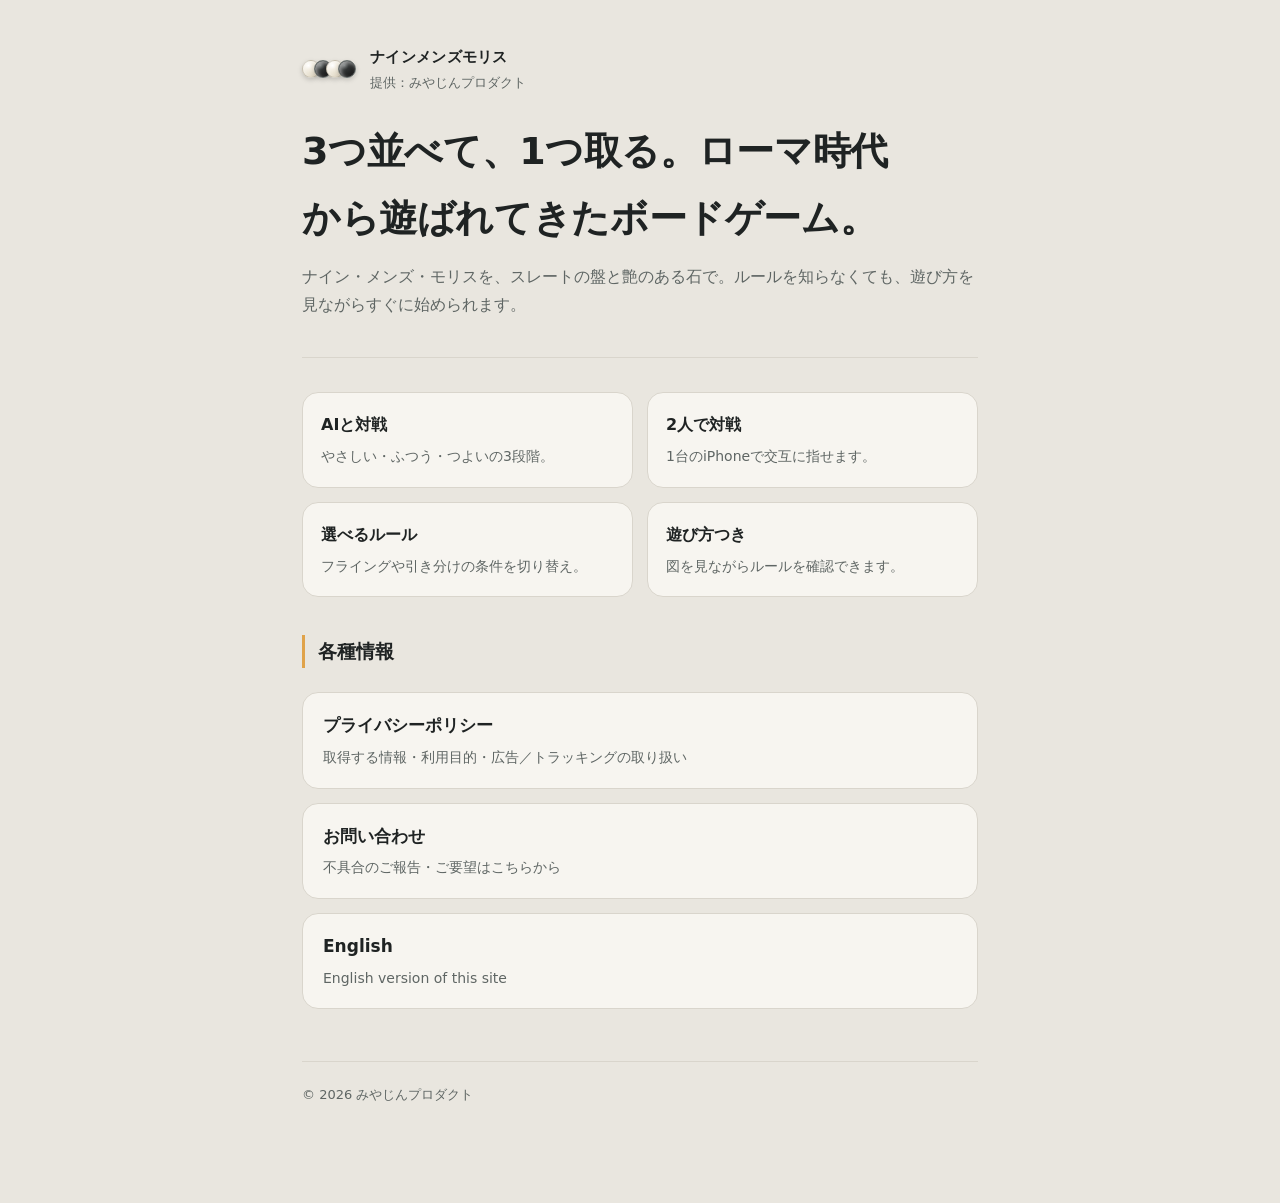
<file: index.html>
<!DOCTYPE html>
<html lang="ja">
<head>
<meta charset="utf-8">
<meta name="viewport" content="width=device-width, initial-scale=1">
<meta name="robots" content="index, follow">
<title>ナインメンズモリス｜石を3つ並べる、ローマ時代からのボードゲーム</title>
<link rel="stylesheet" href="style.css">
</head>
<body>
<div class="wrap">
  <header class="site">
    <div class="brand">
      <div class="stones" aria-hidden="true"><i class="s1"></i><i class="s3"></i><i class="s2"></i><i class="s4"></i></div>
      <div>
        <div class="brand-name">ナインメンズモリス</div>
        <p class="app">提供：みやじんプロダクト</p>
      </div>
    </div>
    <h1>3つ並べて、1つ取る。ローマ時代から遊ばれてきたボードゲーム。</h1>
    <p class="lead">ナイン・メンズ・モリスを、スレートの盤と艶のある石で。ルールを知らなくても、遊び方を見ながらすぐに始められます。</p>
  </header>

  <div class="features">
    <div class="feat"><h3>AIと対戦</h3><p>やさしい・ふつう・つよいの3段階。</p></div>
    <div class="feat"><h3>2人で対戦</h3><p>1台のiPhoneで交互に指せます。</p></div>
    <div class="feat"><h3>選べるルール</h3><p>フライングや引き分けの条件を切り替え。</p></div>
    <div class="feat"><h3>遊び方つき</h3><p>図を見ながらルールを確認できます。</p></div>
  </div>

  <h2>各種情報</h2>
  <nav class="card-links">
    <a href="privacy.html">
      <div class="t">プライバシーポリシー</div>
      <div class="d">取得する情報・利用目的・広告／トラッキングの取り扱い</div>
    </a>
    <a href="https://docs.google.com/forms/d/e/1FAIpQLSerlqKX8OvohAhMS4iuz7njMA0RL0A8FilcvmtY0oL1UKAetw/viewform" target="_blank" rel="noopener">
      <div class="t">お問い合わせ</div>
      <div class="d">不具合のご報告・ご要望はこちらから</div>
    </a>
    <a href="en/index.html">
      <div class="t">English</div>
      <div class="d">English version of this site</div>
    </a>
  </nav>

  <footer class="site">© 2026 みやじんプロダクト</footer>
</div>
</body>
</html>
</file>
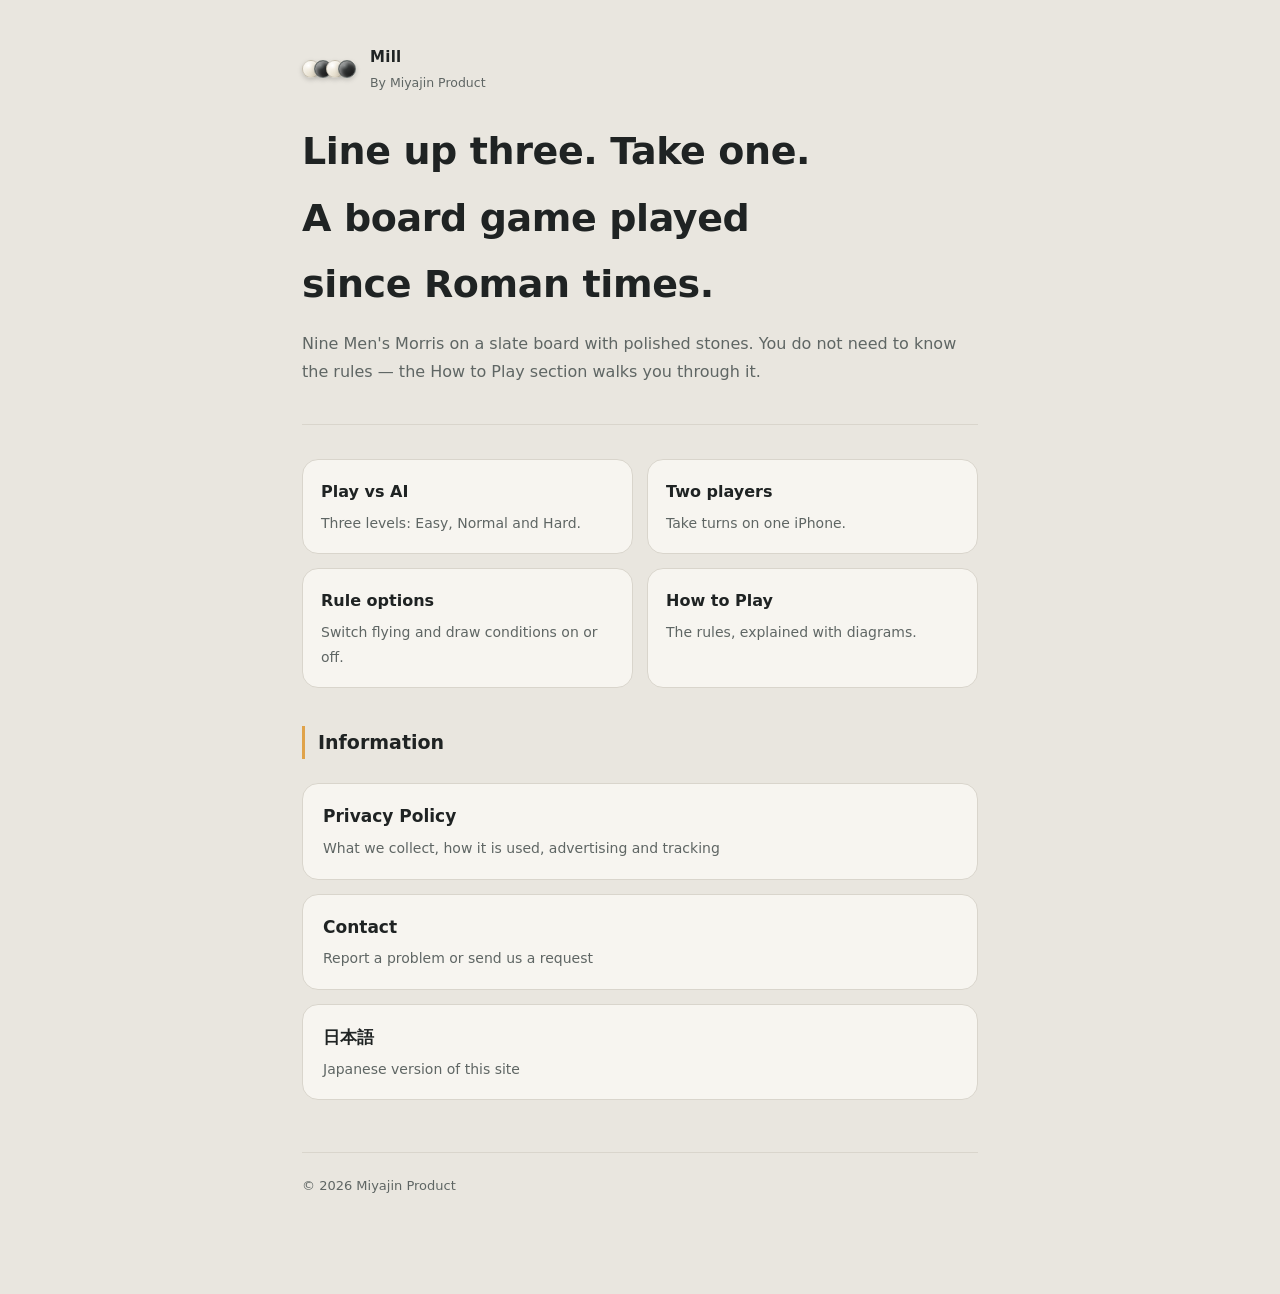
<file: en/index.html>
<!DOCTYPE html>
<html lang="en">
<head>
<meta charset="utf-8">
<meta name="viewport" content="width=device-width, initial-scale=1">
<meta name="robots" content="index, follow">
<title>Mill | Nine Men's Morris, played since Roman times</title>
<link rel="stylesheet" href="../style.css">
</head>
<body>
<div class="wrap">
  <header class="site">
    <div class="brand">
      <div class="stones" aria-hidden="true"><i class="s1"></i><i class="s3"></i><i class="s2"></i><i class="s4"></i></div>
      <div>
        <div class="brand-name">Mill</div>
        <p class="app">By Miyajin Product</p>
      </div>
    </div>
    <h1>Line up three. Take one. A board game played since Roman times.</h1>
    <p class="lead">Nine Men's Morris on a slate board with polished stones. You do not need to know the rules — the How to Play section walks you through it.</p>
  </header>

  <div class="features">
    <div class="feat"><h3>Play vs AI</h3><p>Three levels: Easy, Normal and Hard.</p></div>
    <div class="feat"><h3>Two players</h3><p>Take turns on one iPhone.</p></div>
    <div class="feat"><h3>Rule options</h3><p>Switch flying and draw conditions on or off.</p></div>
    <div class="feat"><h3>How to Play</h3><p>The rules, explained with diagrams.</p></div>
  </div>

  <h2>Information</h2>
  <nav class="card-links">
    <a href="privacy.html">
      <div class="t">Privacy Policy</div>
      <div class="d">What we collect, how it is used, advertising and tracking</div>
    </a>
    <a href="https://docs.google.com/forms/d/e/1FAIpQLSerlqKX8OvohAhMS4iuz7njMA0RL0A8FilcvmtY0oL1UKAetw/viewform" target="_blank" rel="noopener">
      <div class="t">Contact</div>
      <div class="d">Report a problem or send us a request</div>
    </a>
    <a href="../index.html">
      <div class="t">日本語</div>
      <div class="d">Japanese version of this site</div>
    </a>
  </nav>

  <footer class="site">© 2026 Miyajin Product</footer>
</div>
</body>
</html>
</file>
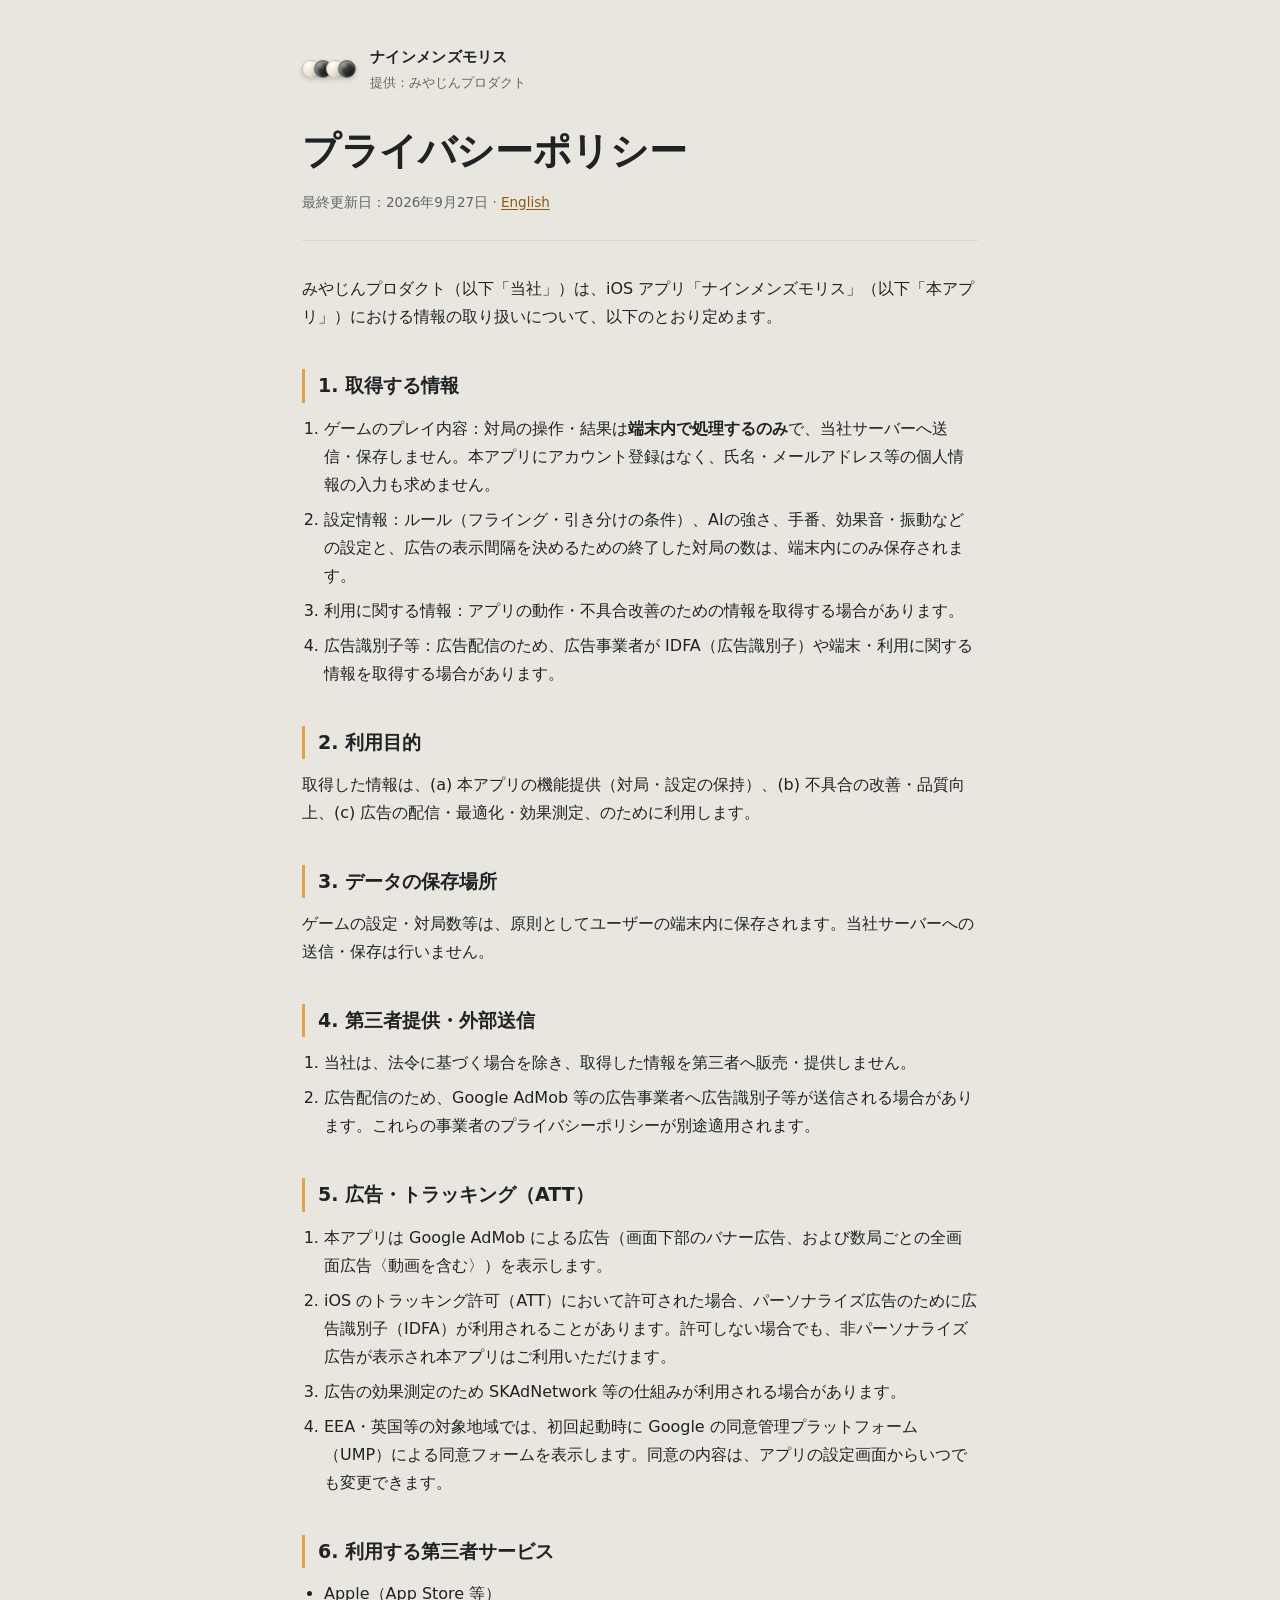
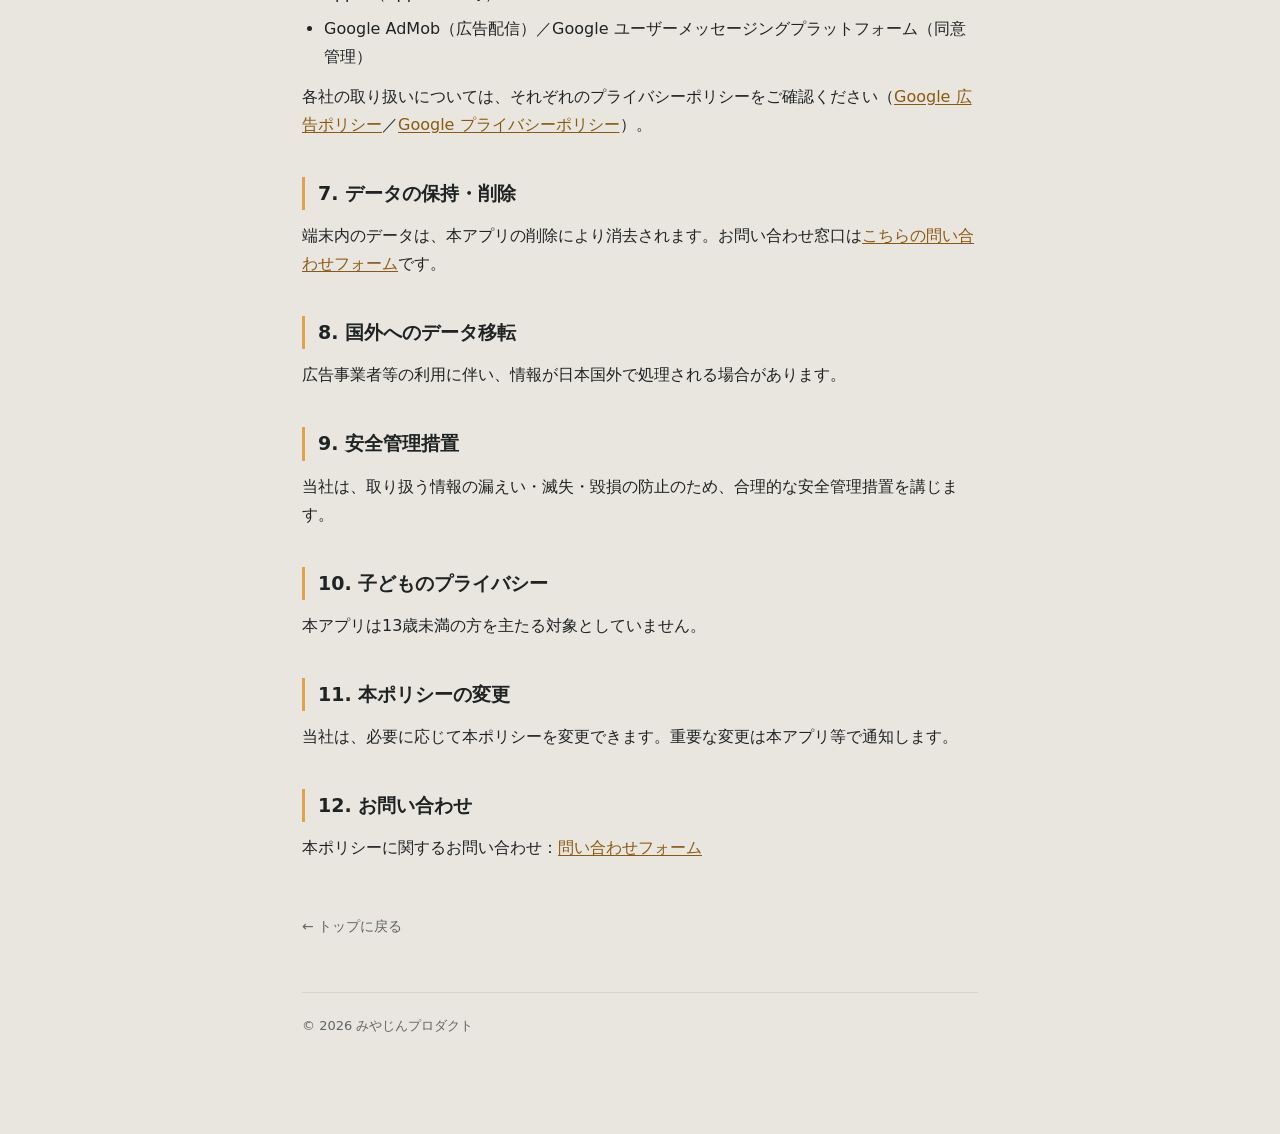
<file: privacy.html>
<!DOCTYPE html>
<html lang="ja">
<head>
<meta charset="utf-8">
<meta name="viewport" content="width=device-width, initial-scale=1">
<title>プライバシーポリシー｜ナインメンズモリス</title>
<link rel="stylesheet" href="style.css">
</head>
<body>
<div class="wrap">
  <header class="site">
    <div class="brand">
      <div class="stones" aria-hidden="true"><i class="s1"></i><i class="s3"></i><i class="s2"></i><i class="s4"></i></div>
      <div>
        <div class="brand-name">ナインメンズモリス</div>
        <p class="app">提供：みやじんプロダクト</p>
      </div>
    </div>
    <h1>プライバシーポリシー</h1>
    <p class="updated">最終更新日：2026年9月27日 · <a href="en/privacy.html">English</a></p>
  </header>

  <p>みやじんプロダクト（以下「当社」）は、iOS アプリ「ナインメンズモリス」（以下「本アプリ」）における情報の取り扱いについて、以下のとおり定めます。</p>

  <h2>1. 取得する情報</h2>
  <ol>
    <li>ゲームのプレイ内容：対局の操作・結果は<strong>端末内で処理するのみ</strong>で、当社サーバーへ送信・保存しません。本アプリにアカウント登録はなく、氏名・メールアドレス等の個人情報の入力も求めません。</li>
    <li>設定情報：ルール（フライング・引き分けの条件）、AIの強さ、手番、効果音・振動などの設定と、広告の表示間隔を決めるための終了した対局の数は、端末内にのみ保存されます。</li>
    <li>利用に関する情報：アプリの動作・不具合改善のための情報を取得する場合があります。</li>
    <li>広告識別子等：広告配信のため、広告事業者が IDFA（広告識別子）や端末・利用に関する情報を取得する場合があります。</li>
  </ol>

  <h2>2. 利用目的</h2>
  <p>取得した情報は、(a) 本アプリの機能提供（対局・設定の保持）、(b) 不具合の改善・品質向上、(c) 広告の配信・最適化・効果測定、のために利用します。</p>

  <h2>3. データの保存場所</h2>
  <p>ゲームの設定・対局数等は、原則としてユーザーの端末内に保存されます。当社サーバーへの送信・保存は行いません。</p>

  <h2>4. 第三者提供・外部送信</h2>
  <ol>
    <li>当社は、法令に基づく場合を除き、取得した情報を第三者へ販売・提供しません。</li>
    <li>広告配信のため、Google AdMob 等の広告事業者へ広告識別子等が送信される場合があります。これらの事業者のプライバシーポリシーが別途適用されます。</li>
  </ol>

  <h2>5. 広告・トラッキング（ATT）</h2>
  <ol>
    <li>本アプリは Google AdMob による広告（画面下部のバナー広告、および数局ごとの全画面広告〈動画を含む〉）を表示します。</li>
    <li>iOS のトラッキング許可（ATT）において許可された場合、パーソナライズ広告のために広告識別子（IDFA）が利用されることがあります。許可しない場合でも、非パーソナライズ広告が表示され本アプリはご利用いただけます。</li>
    <li>広告の効果測定のため SKAdNetwork 等の仕組みが利用される場合があります。</li>
    <li>EEA・英国等の対象地域では、初回起動時に Google の同意管理プラットフォーム（UMP）による同意フォームを表示します。同意の内容は、アプリの設定画面からいつでも変更できます。</li>
  </ol>

  <h2>6. 利用する第三者サービス</h2>
  <ul>
    <li>Apple（App Store 等）</li>
    <li>Google AdMob（広告配信）／Google ユーザーメッセージングプラットフォーム（同意管理）</li>
  </ul>
  <p>各社の取り扱いについては、それぞれのプライバシーポリシーをご確認ください（<a href="https://policies.google.com/technologies/ads" target="_blank" rel="noopener">Google 広告ポリシー</a>／<a href="https://policies.google.com/privacy" target="_blank" rel="noopener">Google プライバシーポリシー</a>）。</p>

  <h2>7. データの保持・削除</h2>
  <p>端末内のデータは、本アプリの削除により消去されます。お問い合わせ窓口は<a href="https://docs.google.com/forms/d/e/1FAIpQLSerlqKX8OvohAhMS4iuz7njMA0RL0A8FilcvmtY0oL1UKAetw/viewform" target="_blank" rel="noopener">こちらの問い合わせフォーム</a>です。</p>

  <h2>8. 国外へのデータ移転</h2>
  <p>広告事業者等の利用に伴い、情報が日本国外で処理される場合があります。</p>

  <h2>9. 安全管理措置</h2>
  <p>当社は、取り扱う情報の漏えい・滅失・毀損の防止のため、合理的な安全管理措置を講じます。</p>

  <h2>10. 子どものプライバシー</h2>
  <p>本アプリは13歳未満の方を主たる対象としていません。</p>

  <h2>11. 本ポリシーの変更</h2>
  <p>当社は、必要に応じて本ポリシーを変更できます。重要な変更は本アプリ等で通知します。</p>

  <h2>12. お問い合わせ</h2>
  <p>本ポリシーに関するお問い合わせ：<a href="https://docs.google.com/forms/d/e/1FAIpQLSerlqKX8OvohAhMS4iuz7njMA0RL0A8FilcvmtY0oL1UKAetw/viewform" target="_blank" rel="noopener">問い合わせフォーム</a></p>

  <a class="back" href="index.html">← トップに戻る</a>

  <footer class="site">© 2026 みやじんプロダクト</footer>
</div>
</body>
</html>
</file>
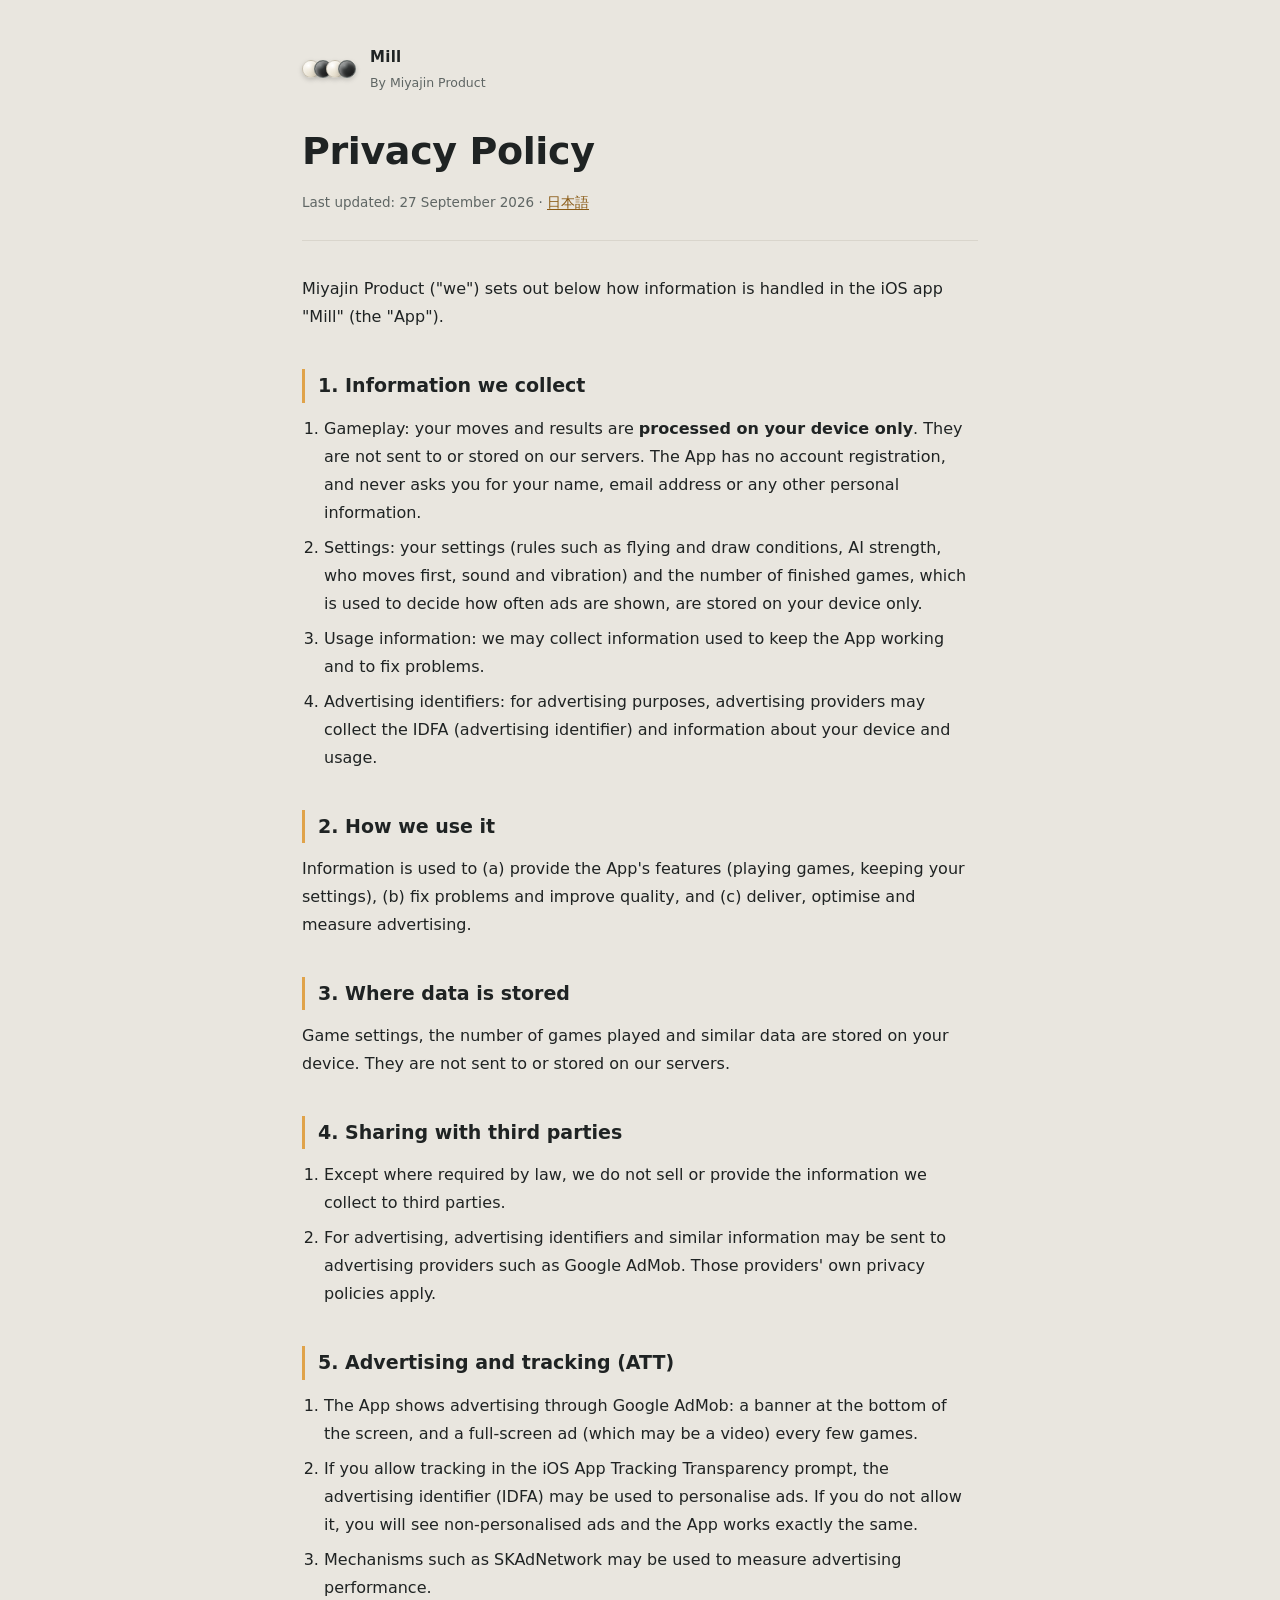
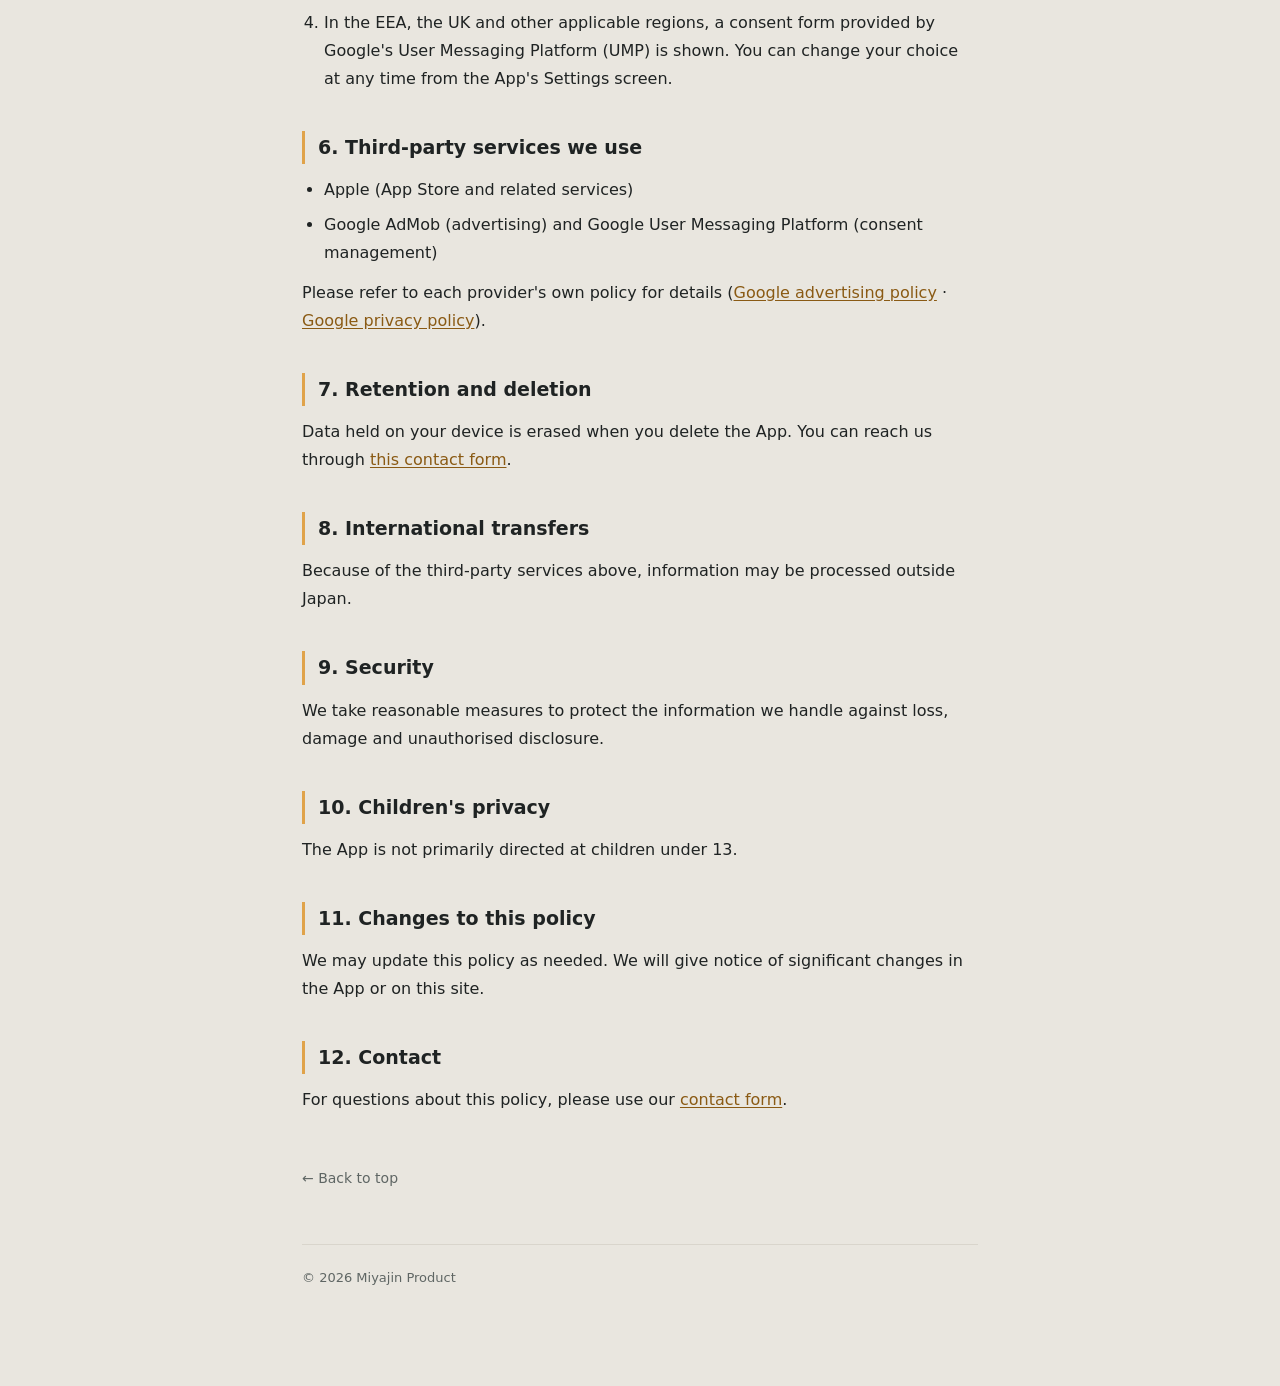
<file: en/privacy.html>
<!DOCTYPE html>
<html lang="en">
<head>
<meta charset="utf-8">
<meta name="viewport" content="width=device-width, initial-scale=1">
<title>Privacy Policy | Mill</title>
<link rel="stylesheet" href="../style.css">
</head>
<body>
<div class="wrap">
  <header class="site">
    <div class="brand">
      <div class="stones" aria-hidden="true"><i class="s1"></i><i class="s3"></i><i class="s2"></i><i class="s4"></i></div>
      <div>
        <div class="brand-name">Mill</div>
        <p class="app">By Miyajin Product</p>
      </div>
    </div>
    <h1>Privacy Policy</h1>
    <p class="updated">Last updated: 27 September 2026 · <a href="../privacy.html">日本語</a></p>
  </header>

  <p>Miyajin Product ("we") sets out below how information is handled in the iOS app "Mill" (the "App").</p>

  <h2>1. Information we collect</h2>
  <ol>
    <li>Gameplay: your moves and results are <strong>processed on your device only</strong>. They are not sent to or stored on our servers. The App has no account registration, and never asks you for your name, email address or any other personal information.</li>
    <li>Settings: your settings (rules such as flying and draw conditions, AI strength, who moves first, sound and vibration) and the number of finished games, which is used to decide how often ads are shown, are stored on your device only.</li>
    <li>Usage information: we may collect information used to keep the App working and to fix problems.</li>
    <li>Advertising identifiers: for advertising purposes, advertising providers may collect the IDFA (advertising identifier) and information about your device and usage.</li>
  </ol>

  <h2>2. How we use it</h2>
  <p>Information is used to (a) provide the App's features (playing games, keeping your settings), (b) fix problems and improve quality, and (c) deliver, optimise and measure advertising.</p>

  <h2>3. Where data is stored</h2>
  <p>Game settings, the number of games played and similar data are stored on your device. They are not sent to or stored on our servers.</p>

  <h2>4. Sharing with third parties</h2>
  <ol>
    <li>Except where required by law, we do not sell or provide the information we collect to third parties.</li>
    <li>For advertising, advertising identifiers and similar information may be sent to advertising providers such as Google AdMob. Those providers' own privacy policies apply.</li>
  </ol>

  <h2>5. Advertising and tracking (ATT)</h2>
  <ol>
    <li>The App shows advertising through Google AdMob: a banner at the bottom of the screen, and a full-screen ad (which may be a video) every few games.</li>
    <li>If you allow tracking in the iOS App Tracking Transparency prompt, the advertising identifier (IDFA) may be used to personalise ads. If you do not allow it, you will see non-personalised ads and the App works exactly the same.</li>
    <li>Mechanisms such as SKAdNetwork may be used to measure advertising performance.</li>
    <li>In the EEA, the UK and other applicable regions, a consent form provided by Google's User Messaging Platform (UMP) is shown. You can change your choice at any time from the App's Settings screen.</li>
  </ol>

  <h2>6. Third-party services we use</h2>
  <ul>
    <li>Apple (App Store and related services)</li>
    <li>Google AdMob (advertising) and Google User Messaging Platform (consent management)</li>
  </ul>
  <p>Please refer to each provider's own policy for details (<a href="https://policies.google.com/technologies/ads" target="_blank" rel="noopener">Google advertising policy</a> · <a href="https://policies.google.com/privacy" target="_blank" rel="noopener">Google privacy policy</a>).</p>

  <h2>7. Retention and deletion</h2>
  <p>Data held on your device is erased when you delete the App. You can reach us through <a href="https://docs.google.com/forms/d/e/1FAIpQLSerlqKX8OvohAhMS4iuz7njMA0RL0A8FilcvmtY0oL1UKAetw/viewform" target="_blank" rel="noopener">this contact form</a>.</p>

  <h2>8. International transfers</h2>
  <p>Because of the third-party services above, information may be processed outside Japan.</p>

  <h2>9. Security</h2>
  <p>We take reasonable measures to protect the information we handle against loss, damage and unauthorised disclosure.</p>

  <h2>10. Children's privacy</h2>
  <p>The App is not primarily directed at children under 13.</p>

  <h2>11. Changes to this policy</h2>
  <p>We may update this policy as needed. We will give notice of significant changes in the App or on this site.</p>

  <h2>12. Contact</h2>
  <p>For questions about this policy, please use our <a href="https://docs.google.com/forms/d/e/1FAIpQLSerlqKX8OvohAhMS4iuz7njMA0RL0A8FilcvmtY0oL1UKAetw/viewform" target="_blank" rel="noopener">contact form</a>.</p>

  <a class="back" href="index.html">← Back to top</a>

  <footer class="site">© 2026 Miyajin Product</footer>
</div>
</body>
</html>
</file>
<file: style.css>
:root {
  /* アプリの Theme と同じ値（Design/tokens.md） */
  --bg: #E9E6DF;
  --surface: #F7F5F0;
  --text: #1F2323;
  --muted: #5F6664;
  --border: #D9D5CC;
  --accent: #E0A34A;
  --accent-ink: #8A5A14;
  --accent-soft: #F6E7CB;
  --card-warm: #F6E7CB;
  --card-warm-ink: #1F2323;
  --pill: #F7F5F0;
  --radius: 16px;
  --maxw: 720px;
  --font: -apple-system, BlinkMacSystemFont, "Hiragino Sans", "Hiragino Kaku Gothic ProN", "Yu Gothic", "YuGothic", Meiryo, system-ui, sans-serif;
}
@media (prefers-color-scheme: dark) {
  :root {
    /* 盤のスレート色を地にする */
    --bg:#1B2020; --surface:#252C2B; --text:#ECE8DF; --muted:#A9AFAC; --border:#34403F;
    --accent:#E0A34A; --accent-ink:#EDBB6E; --accent-soft:#3A3322;
    --card-warm:#3A3322; --card-warm-ink:#F6EFE4; --pill:#252C2B;
  }
}
* { box-sizing: border-box; }
body { margin: 0; background: var(--bg); color: var(--text); font-family: var(--font); line-height: 1.75; -webkit-font-smoothing: antialiased; }
.wrap { max-width: var(--maxw); margin: 0 auto; padding: 0 22px 96px; }

/* header */
header.site { padding: 44px 0 26px; border-bottom: 1px solid var(--border); margin-bottom: 34px; }
.brand { display: flex; align-items: center; gap: 14px; }
.stones { display: flex; align-items: center; flex: none; }
.stones i { width: 18px; height: 18px; border-radius: 50%; border: 1px solid rgba(0,0,0,.12); box-shadow: inset 2px 2px 4px rgba(255,255,255,.55), 0 2px 5px rgba(0,0,0,.18); margin-left: -6px; }
.stones i:first-child { margin-left: 0; }
/* 白石（象牙）と黒石（墨）。アプリの StoneView と同じ光源 */
.stones .s1, .stones .s2 { background: radial-gradient(circle at 34% 28%, #FFFFFF 0%, #F3EEE2 26%, #E6DECC 62%, #CFC5AE 100%); }
.stones .s3, .stones .s4 { background: radial-gradient(circle at 34% 28%, #676C6C 0%, #303333 28%, #1E1F1F 66%, #0A0B0B 100%); border-color: #6B7270; }
.app { color: var(--muted); font-size: 12.5px; margin: 2px 0 0; }
.brand-name { font-weight: 700; font-size: 15px; letter-spacing: .02em; }
h1 { font-size: clamp(28px, 6vw, 38px); font-weight: 800; letter-spacing: -.01em; margin: 24px 0 6px; text-wrap: balance; }
.updated { color: var(--muted); font-size: 13.5px; margin: 0; }
.lead { color: var(--muted); font-size: 16px; }

/* text */
h2 { font-size: 19px; font-weight: 700; margin: 38px 0 10px; padding-left: 13px; border-left: 3px solid var(--accent); }
p, li { font-size: 16px; }
p { margin: 12px 0; }
.muted { color: var(--muted); }
ul, ol { padding-left: 22px; margin: 12px 0; }
li { margin: 7px 0; }
a { color: var(--accent-ink); text-decoration: underline; text-underline-offset: 2px; }
a:focus-visible { outline: 2px solid var(--accent); outline-offset: 2px; border-radius: 3px; }
strong { font-weight: 700; }

.note { background: var(--accent-soft); border: 1px solid var(--border); border-radius: var(--radius); padding: 16px 18px; margin: 20px 0; font-size: 15px; }
.card { background: var(--surface); border: 1px solid var(--border); border-radius: var(--radius); padding: 6px 20px 18px; margin: 16px 0; }
.back { display: inline-block; margin-top: 40px; color: var(--muted); font-size: 14px; text-decoration: none; }
.back:hover { color: var(--text); }
footer.site { margin-top: 52px; padding-top: 22px; border-top: 1px solid var(--border); color: var(--muted); font-size: 13px; }

/* hub cards (index) */
.card-links { display: grid; gap: 14px; margin: 24px 0; }
.card-links a { display: block; background: var(--surface); border: 1px solid var(--border); border-radius: var(--radius); padding: 18px 20px; text-decoration: none; color: var(--text); }
.card-links a:hover { border-color: var(--accent); }
.card-links .t { font-weight: 700; font-size: 17px; }
.card-links .d { color: var(--muted); font-size: 14px; margin-top: 4px; }

/* features (index) */
.features { display: grid; grid-template-columns: repeat(2, 1fr); gap: 14px; margin: 8px 0; }
@media (max-width: 560px) { .features { grid-template-columns: 1fr; } }
.feat { background: var(--surface); border: 1px solid var(--border); border-radius: var(--radius); padding: 18px; }
.feat h3 { margin: 0 0 5px; font-size: 16px; }
.feat p { margin: 0; color: var(--muted); font-size: 14px; }

table { width: 100%; border-collapse: collapse; margin: 14px 0; font-size: 14.5px; }
th, td { text-align: left; padding: 9px 10px; border-bottom: 1px solid var(--border); vertical-align: top; }
th { color: var(--muted); font-weight: 600; font-size: 12.5px; }
.scroll { overflow-x: auto; }
</file>
